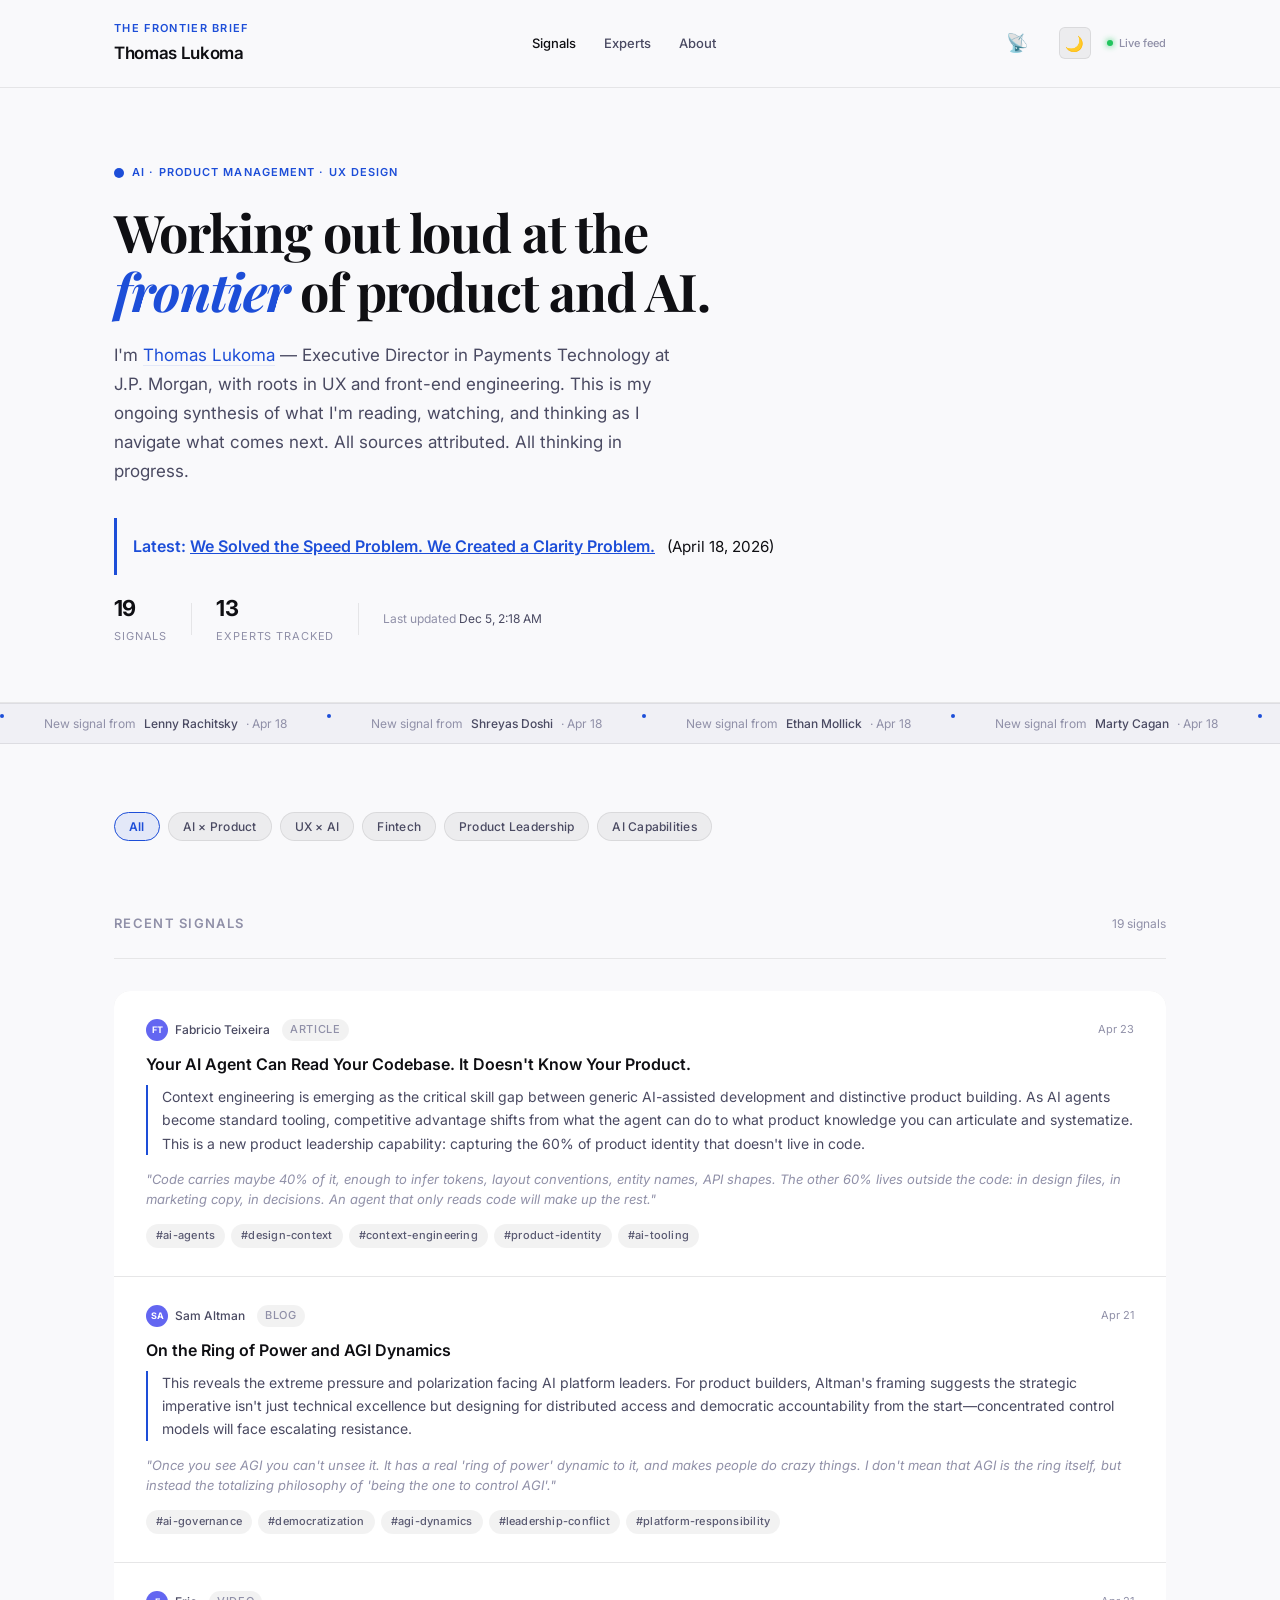
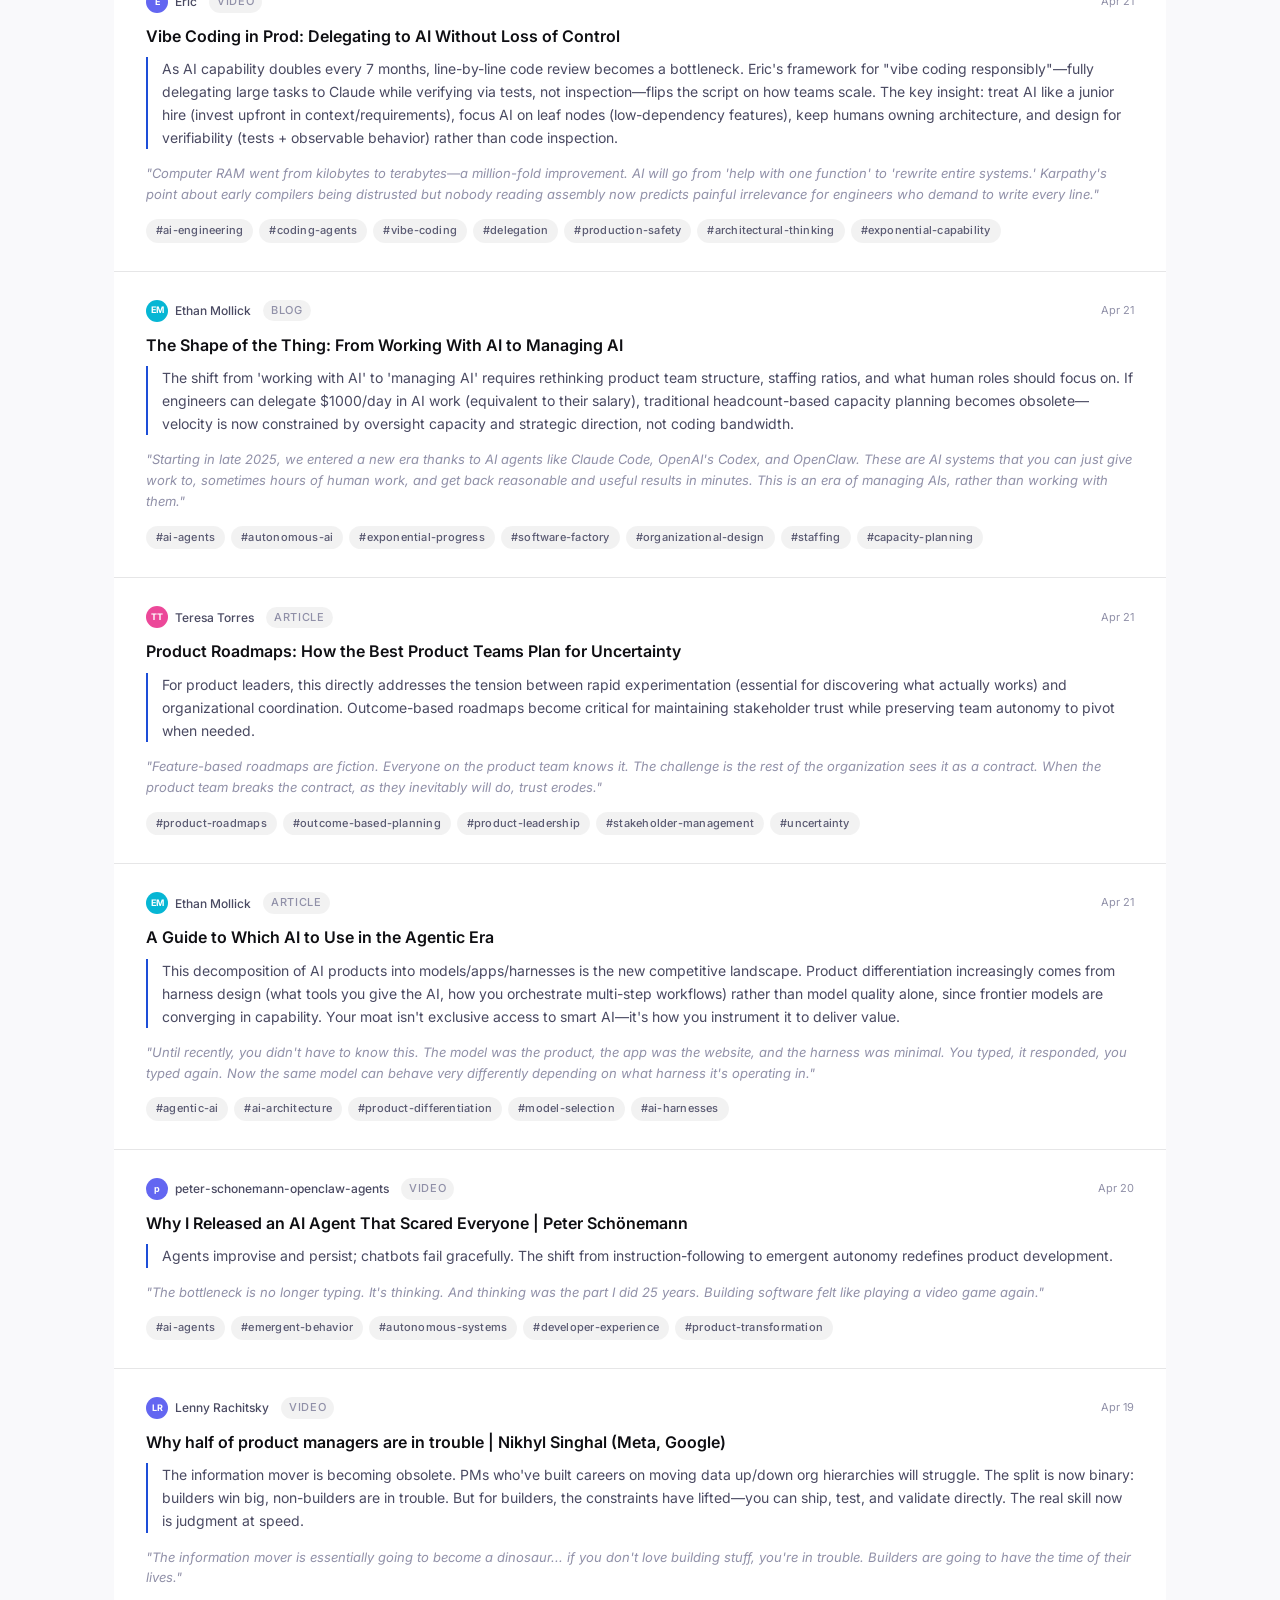
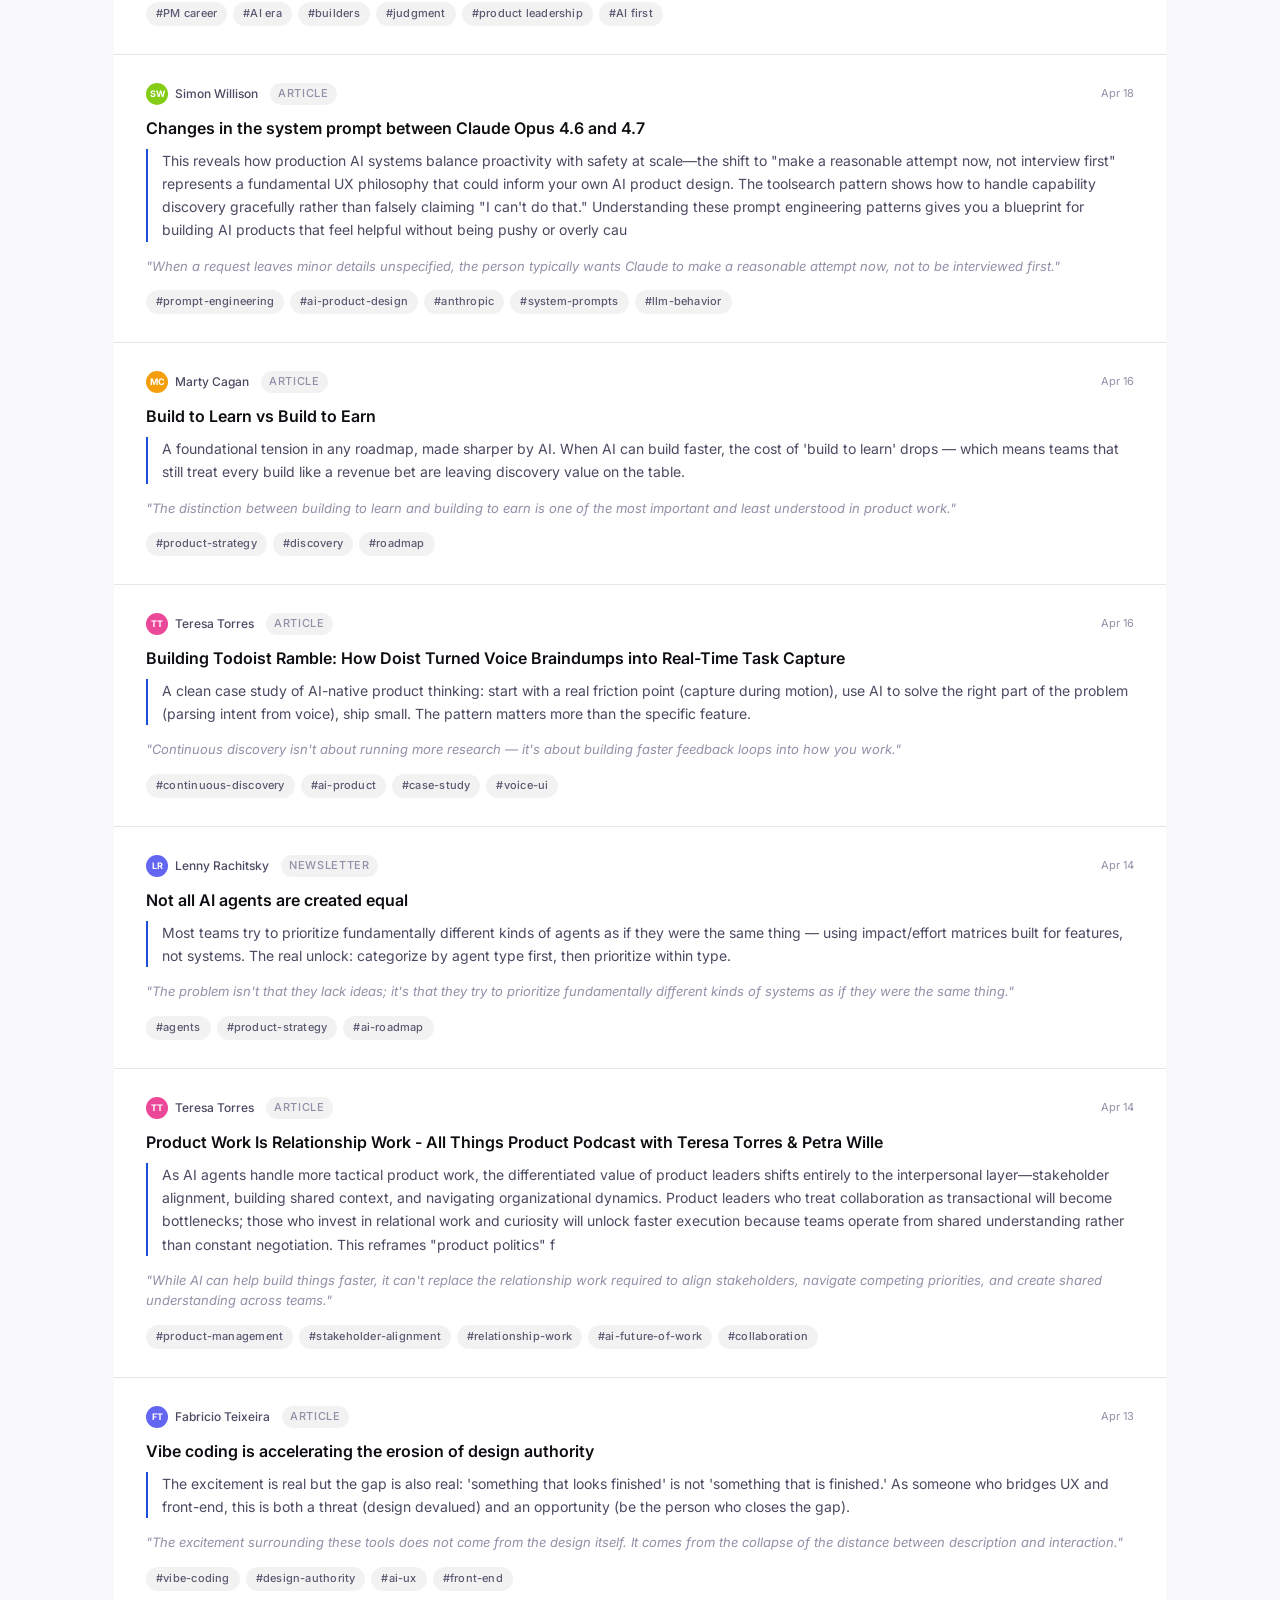
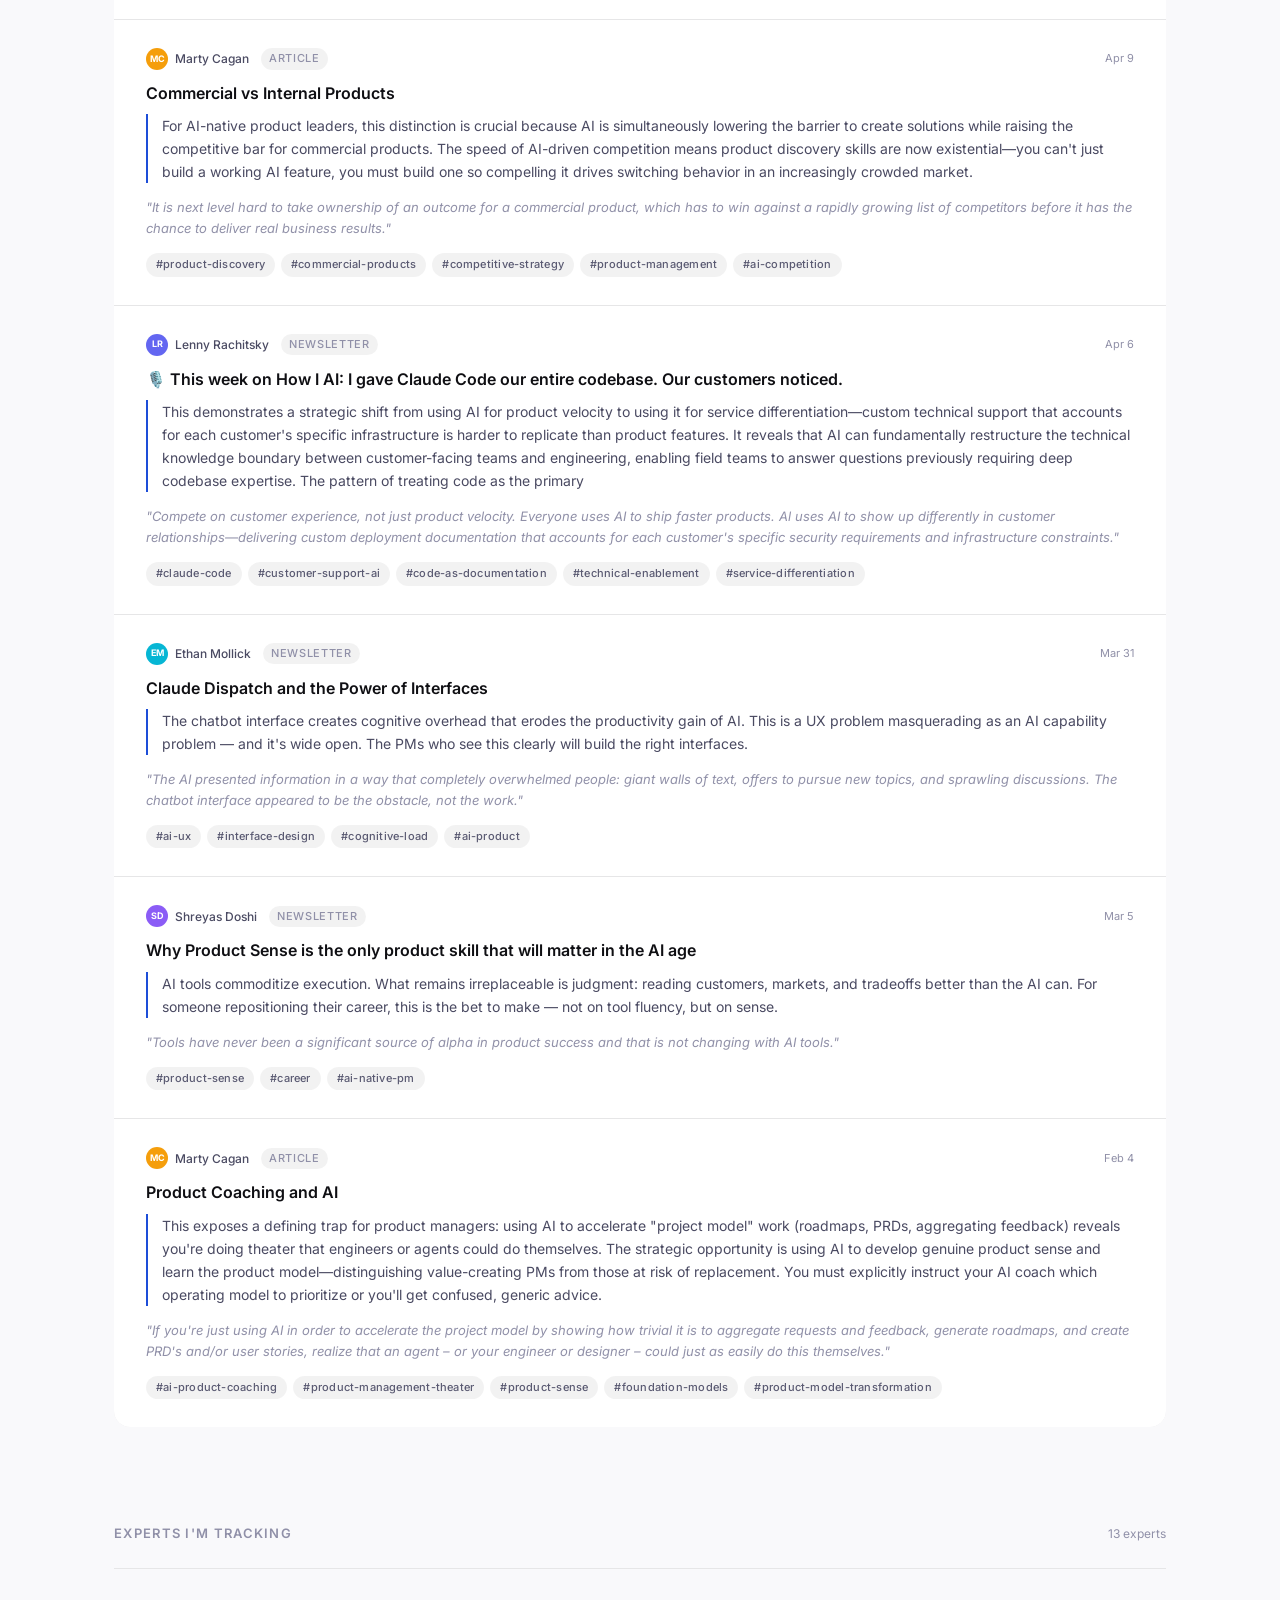
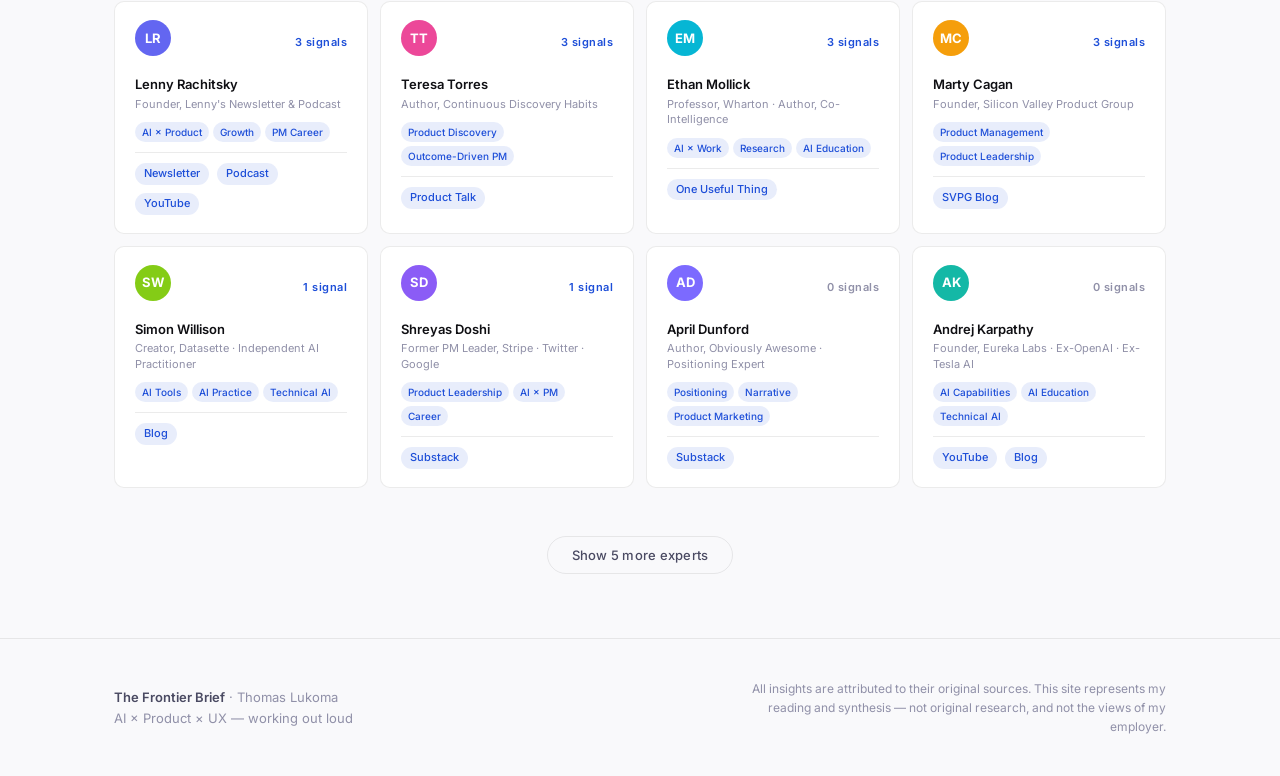
<file: index.html>
<!DOCTYPE html>
<html lang="en">
<head>
  <meta charset="UTF-8">
  <meta name="viewport" content="width=device-width, initial-scale=1.0">
  <title>The Frontier Brief — Thomas Lukoma</title>
  <meta name="description" content="Thomas Lukoma's ongoing synthesis at the intersection of AI, Product Management, and UX Design. Working out loud on a career at the frontier.">
  <link rel="alternate" type="application/rss+xml" title="The Frontier Brief" href="/feed.xml">
  <link rel="preconnect" href="https://fonts.googleapis.com">
  <link rel="preconnect" href="https://fonts.gstatic.com" crossorigin>
  <link rel="stylesheet" href="css/style.css">
  <!-- Apply theme before paint to prevent flash -->
  <script>const _t=localStorage.getItem('theme')||( window.matchMedia('(prefers-color-scheme: dark)').matches?'dark':'light');if(_t==='light')document.documentElement.classList.add('light');</script>
</head>
<body>

  <!-- ── Header ─────────────────────────────────────────────── -->
  <header class="site-header">
    <div class="container">
      <div class="header-inner">
        <div class="logo">
          <span class="logo-publication">The Frontier Brief</span>
          <span class="logo-name">Thomas Lukoma</span>
        </div>
        <nav class="header-nav">
          <a href="#signals" class="active">Signals</a>
          <a href="#experts">Experts</a>
          <a href="about.html">About</a>
        </nav>
        <div class="header-right">
          <a href="/feed.xml" class="rss-link" title="Subscribe to RSS feed" aria-label="RSS Feed">📡</a>
          <button class="theme-toggle" id="theme-toggle" aria-label="Toggle light/dark mode" title="Toggle theme">
            <span class="theme-icon">☀️</span>
          </button>
          <button class="mobile-menu-btn" id="mobile-menu-btn" aria-label="Menu">
            <span></span><span></span><span></span>
          </button>
          <div class="live-dot">Live feed</div>
        </div>
      </div>
      <!-- Mobile nav -->
      <nav class="mobile-nav" id="mobile-nav">
        <a href="index.html#signals">Signals</a>
        <a href="index.html#experts">Experts</a>
        <a href="about.html">About</a>
      </nav>
      </div>
    </div>
  </header>

  <!-- ── Hero ───────────────────────────────────────────────── -->
  <section class="hero">
    <div class="container">
      <div class="hero-label">
        <svg width="10" height="10" viewBox="0 0 10 10" fill="currentColor"><circle cx="5" cy="5" r="5"/></svg>
        AI · Product Management · UX Design
      </div>
      <h1>Working out loud at the <em>frontier</em> of product and AI.</h1>
      <p class="hero-description">
        I'm <a href="https://www.linkedin.com/in/tzlukoma/" target="_blank" style="color:var(--accent);text-decoration:none;border-bottom:1px solid var(--accent-dim)">Thomas Lukoma</a> — Executive Director in Payments Technology at J.P. Morgan,
        with roots in UX and front-end engineering. This is my ongoing synthesis of what
        I'm reading, watching, and thinking as I navigate what comes next.
        All sources attributed. All thinking in progress.
      </p>
      <!-- Latest Post Section (dynamic) -->
      <div class="latest-post" style="margin: 2em 0 1em 0; padding: 1em; border-left: 3px solid var(--accent); background: var(--card-bg); display: none;">
        <!-- Populated by JS -->
      </div>
      <div class="hero-meta">
        <div class="hero-stat">
          <span class="hero-stat-value" id="stat-signals">—</span>
          <span class="hero-stat-label">Signals</span>
        </div>
        <div class="hero-divider"></div>
        <div class="hero-stat">
          <span class="hero-stat-value" id="stat-experts">—</span>
          <span class="hero-stat-label">Experts tracked</span>
        </div>
        <div class="hero-divider"></div>
        <div class="hero-updated">
          Last updated <span id="last-updated">—</span>
        </div>
      </div>
    </div>
  </section>

  <!-- ── Activity Ticker ─────────────────────────────────────── -->
  <div class="activity-bar">
    <div class="activity-inner" id="activity-inner">
      <!-- populated by JS -->
    </div>
  </div>

  <!-- ── Main Content ────────────────────────────────────────── -->
  <main>
    <div class="container">

      <!-- Domain Filter -->
      <div class="filter-bar" id="filter-bar">
        <button class="filter-btn active" data-domain="all">All</button>
        <button class="filter-btn" data-domain="ai-product">AI × Product</button>
        <button class="filter-btn" data-domain="ux">UX × AI</button>
        <button class="filter-btn" data-domain="fintech">Fintech</button>
        <button class="filter-btn" data-domain="product-leadership">Product Leadership</button>
        <button class="filter-btn" data-domain="ai-capabilities">AI Capabilities</button>
      </div>

      <!-- Signals Feed -->
      <div class="section-header" id="signals">
        <span class="section-title">Recent Signals</span>
        <span class="section-count" id="signals-count"></span>
      </div>
      <div class="signals-grid" id="signals-container">
        <!-- populated by JS -->
      </div>

      <!-- Experts Grid -->
      <div class="section-header" id="experts">
        <span class="section-title">Experts I'm Tracking</span>
        <span class="section-count" id="experts-count"></span>
      </div>
      <div class="experts-grid" id="experts-container">
        <!-- populated by JS -->
      </div>

    </div>
  </main>

  <!-- ── Expert Sidebar ──────────────────────────────────────── -->
  <div class="sidebar-overlay" id="sidebar-overlay"></div>
  <aside class="sidebar" id="expert-sidebar" role="dialog" aria-modal="true" aria-label="Expert details">
    <div class="sidebar-header">
      <div class="sidebar-close">
        <button class="sidebar-close-btn" id="sidebar-close-btn" aria-label="Close">&#x2715;</button>
      </div>
      <div class="sidebar-expert-meta">
        <div class="sidebar-avatar" id="sidebar-avatar"></div>
        <div class="sidebar-expert-info">
          <div class="sidebar-expert-name" id="sidebar-name"></div>
          <div class="sidebar-expert-title" id="sidebar-title"></div>
        </div>
      </div>
      <p class="sidebar-expert-bio" id="sidebar-bio"></p>
      <div class="sidebar-domains" id="sidebar-domains"></div>
      <div class="sidebar-links" id="sidebar-links"></div>
    </div>
    <div class="sidebar-body">
      <div class="sidebar-section-label" id="sidebar-signals-label"></div>
      <div id="sidebar-signals"></div>
    </div>
  </aside>

  <!-- ── Footer ─────────────────────────────────────────────── -->
  <footer class="site-footer">
    <div class="container">
      <div class="footer-inner">
        <div class="footer-brand">
          <strong>The Frontier Brief</strong> · Thomas Lukoma<br>
          <span>AI × Product × UX — working out loud</span>
        </div>
        <p class="footer-note">
          All insights are attributed to their original sources.
          This site represents my reading and synthesis — not original research,
          and not the views of my employer.
        </p>
      </div>
    </div>
  </footer>

  <script src="js/main.js"></script>
</body>
</html>
</file>
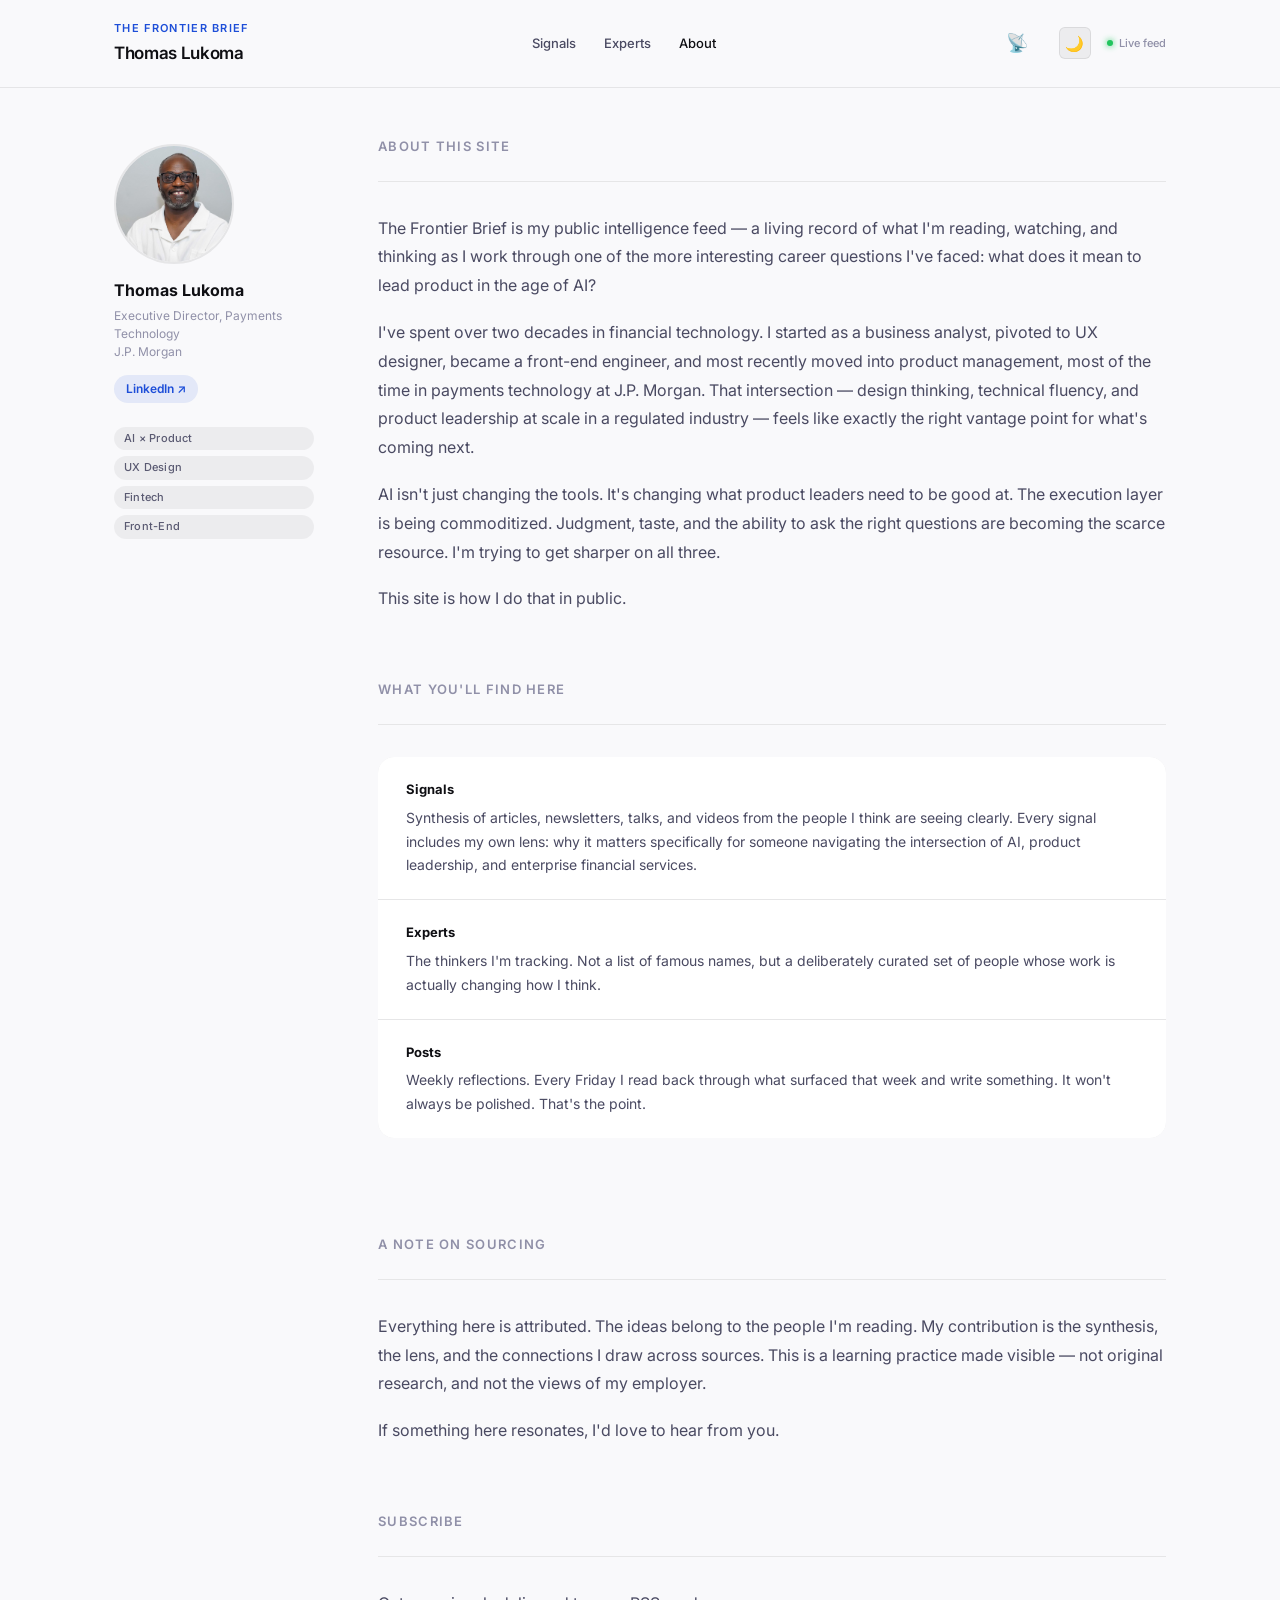
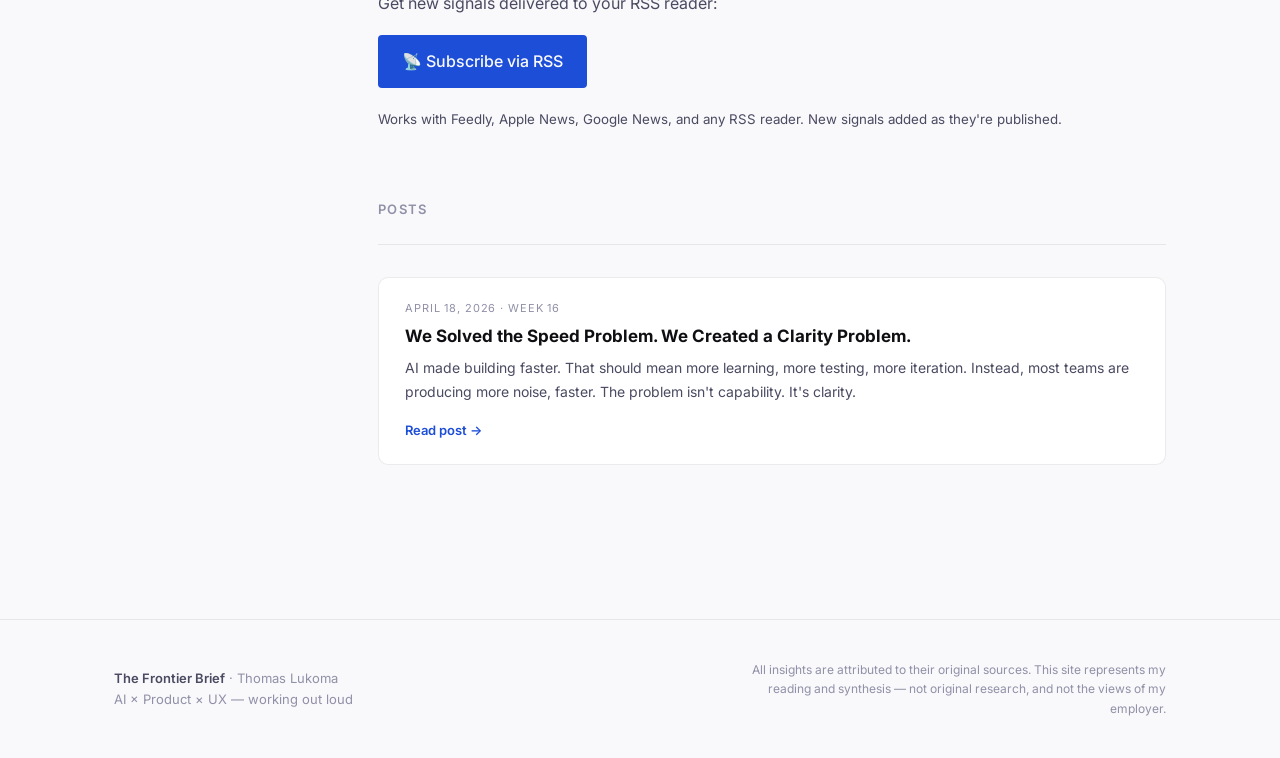
<file: about.html>
<!DOCTYPE html>
<html lang="en">
<head>
  <meta charset="UTF-8">
  <meta name="viewport" content="width=device-width, initial-scale=1.0">
  <title>About — The Frontier Brief · Thomas Lukoma</title>
  <meta name="description" content="Thomas Lukoma's public intelligence feed at the intersection of AI, Product Management, and UX Design.">
  <link rel="alternate" type="application/rss+xml" title="The Frontier Brief" href="/feed.xml">
  <link rel="preconnect" href="https://fonts.googleapis.com">
  <link rel="preconnect" href="https://fonts.gstatic.com" crossorigin>
  <link rel="stylesheet" href="css/style.css">
  <!-- Apply theme before paint to prevent flash -->
  <script>const _t=localStorage.getItem('theme')||(window.matchMedia('(prefers-color-scheme: dark)').matches?'dark':'light');if(_t==='light')document.documentElement.classList.add('light');</script>
</head>
<body>

  <!-- ── Header ─────────────────────────────────────────────── -->
  <header class="site-header">
    <div class="container">
      <div class="header-inner">
        <a href="index.html" class="logo" style="text-decoration:none">
          <span class="logo-publication">The Frontier Brief</span>
          <span class="logo-name">Thomas Lukoma</span>
        </a>
        <nav class="header-nav">
          <a href="index.html">Signals</a>
          <a href="index.html#experts">Experts</a>
          <a href="about.html" class="active">About</a>
        </nav>
        <div class="header-right">
          <a href="/feed.xml" class="rss-link" title="Subscribe to RSS feed" aria-label="RSS Feed">📡</a>
          <button class="theme-toggle" id="theme-toggle" aria-label="Toggle light/dark mode">
            <span class="theme-icon">☀️</span>
          </button>
          <button class="mobile-menu-btn" id="mobile-menu-btn" aria-label="Menu">
            <span></span><span></span><span></span>
          </button>
          <div class="live-dot">Live feed</div>
        </div>
      </div>
      <nav class="mobile-nav" id="mobile-nav">
        <a href="index.html">Signals</a>
        <a href="index.html#experts">Experts</a>
        <a href="about.html">About</a>
      </nav>
      </div>
    </div>
  </header>

  <!-- ── About Content ──────────────────────────────────────── -->
  <main>
    <div class="container">
      <div class="about-wrap">

        <!-- Bio column -->
        <div class="about-bio">
          <div class="about-avatar-wrap">
            <img src="images/thomas-lukoma.jpg" alt="Thomas Lukoma" class="about-photo">
          </div>
          <div class="about-name">Thomas Lukoma</div>
          <div class="about-role">Executive Director, Payments Technology<br>J.P. Morgan</div>
          <a href="https://www.linkedin.com/in/tzlukoma/" target="_blank" class="about-linkedin">
            LinkedIn ↗
          </a>
          <div class="about-tags">
            <span class="tag">AI × Product</span>
            <span class="tag">UX Design</span>
            <span class="tag">Fintech</span>
            <span class="tag">Front-End</span>
          </div>
        </div>

        <!-- Main content column -->
        <div class="about-content">

          <div class="section-header" style="padding-top:48px">
            <span class="section-title">About This Site</span>
          </div>

          <div class="about-body">
            <p>The Frontier Brief is my public intelligence feed — a living record of what I'm reading, watching, and thinking as I work through one of the more interesting career questions I've faced: what does it mean to lead product in the age of AI?</p>

            <p>I've spent over two decades in financial technology. I started as a business analyst, pivoted to UX designer, became a front-end engineer, and most recently moved into product management, most of the time in payments technology at J.P. Morgan. That intersection — design thinking, technical fluency, and product leadership at scale in a regulated industry — feels like exactly the right vantage point for what's coming next.</p>

            <p>AI isn't just changing the tools. It's changing what product leaders need to be good at. The execution layer is being commoditized. Judgment, taste, and the ability to ask the right questions are becoming the scarce resource. I'm trying to get sharper on all three.</p>

            <p>This site is how I do that in public.</p>
          </div>

          <div class="section-header">
            <span class="section-title">What You'll Find Here</span>
          </div>

          <div class="about-features">
            <div class="about-feature">
              <div class="about-feature-label">Signals</div>
              <p>Synthesis of articles, newsletters, talks, and videos from the people I think are seeing clearly. Every signal includes my own lens: why it matters specifically for someone navigating the intersection of AI, product leadership, and enterprise financial services.</p>
            </div>
            <div class="about-feature">
              <div class="about-feature-label">Experts</div>
              <p>The thinkers I'm tracking. Not a list of famous names, but a deliberately curated set of people whose work is actually changing how I think.</p>
            </div>
            <div class="about-feature">
              <div class="about-feature-label">Posts</div>
              <p>Weekly reflections. Every Friday I read back through what surfaced that week and write something. It won't always be polished. That's the point.</p>
            </div>
          </div>

          <div class="section-header">
            <span class="section-title">A Note on Sourcing</span>
          </div>

          <div class="about-body">
            <p>Everything here is attributed. The ideas belong to the people I'm reading. My contribution is the synthesis, the lens, and the connections I draw across sources. This is a learning practice made visible — not original research, and not the views of my employer.</p>
            <p>If something here resonates, I'd love to hear from you.</p>
          </div>

          <div class="section-header">
            <span class="section-title">Subscribe</span>
          </div>

          <div class="about-body">
            <p>Get new signals delivered to your RSS reader:</p>
            <p style="margin: 1em 0;">
              <a href="/feed.xml" style="display: inline-block; padding: 0.75em 1.5em; background: var(--accent); color: var(--bg); border-radius: 4px; text-decoration: none; font-weight: 500;">📡 Subscribe via RSS</a>
            </p>
            <p><small>Works with Feedly, Apple News, Google News, and any RSS reader. New signals added as they're published.</small></p>
          </div>

          <!-- Posts section — populated when Friday posts exist -->
          <div class="section-header" id="posts-header" style="display:none">
            <span class="section-title">Posts</span>
          </div>
          <div id="posts-container"></div>

        </div>
      </div>
    </div>
  </main>

  <!-- ── Footer ─────────────────────────────────────────────── -->
  <footer class="site-footer">
    <div class="container">
      <div class="footer-inner">
        <div class="footer-brand">
          <strong>The Frontier Brief</strong> · Thomas Lukoma<br>
          <span>AI × Product × UX — working out loud</span>
        </div>
        <p class="footer-note">
          All insights are attributed to their original sources.
          This site represents my reading and synthesis — not original research,
          and not the views of my employer.
        </p>
      </div>
    </div>
  </footer>

  <script>
    // Theme toggle (inline — no dependency on main.js)
    function initTheme() {
      const saved = localStorage.getItem('theme');
      const prefersDark = window.matchMedia('(prefers-color-scheme: dark)').matches;
      const mode = saved || (prefersDark ? 'dark' : 'light');
      applyTheme(mode, false);
    }
    function applyTheme(mode, save = true) {
      const btn  = document.getElementById('theme-toggle');
      const icon = btn && btn.querySelector('.theme-icon');
      if (mode === 'light') {
        document.documentElement.classList.add('light');
        if (icon) icon.textContent = '🌙';
      } else {
        document.documentElement.classList.remove('light');
        if (icon) icon.textContent = '☀️';
      }
      if (save) localStorage.setItem('theme', mode);
    }
    document.addEventListener('DOMContentLoaded', () => {
      initTheme();
      const btn = document.getElementById('theme-toggle');
      if (btn) btn.addEventListener('click', () => {
        applyTheme(document.documentElement.classList.contains('light') ? 'dark' : 'light');
      });
      // Mobile menu
      const mbtn = document.getElementById('mobile-menu-btn');
      const mnav = document.getElementById('mobile-nav');
      if (mbtn && mnav) {
        mbtn.addEventListener('click', () => mnav.classList.toggle('open'));
        mnav.querySelectorAll('a').forEach(a => a.addEventListener('click', () => mnav.classList.remove('open')));
      }
    });

    // Load posts from data/posts.json when it exists
    async function loadPosts() {
      try {
        const r = await fetch(`data/posts.json?v=${Date.now()}`);
        if (!r.ok) return;
        const posts = await r.json();
        if (!posts.length) return;
        document.getElementById('posts-header').style.display = '';
        document.getElementById('posts-container').innerHTML = posts.map(p => `
          <div class="post-card">
            <div class="post-meta">${p.date} · ${p.week || ''}</div>
            <h3 class="post-title">${p.title}</h3>
            <p class="post-excerpt">${p.excerpt}</p>
            <a href="posts/${p.slug}.html" class="post-read-more">Read post →</a>
          </div>
        `).join('');
      } catch(e) {}
    }
    loadPosts();
  </script>

</body>
</html>
</file>
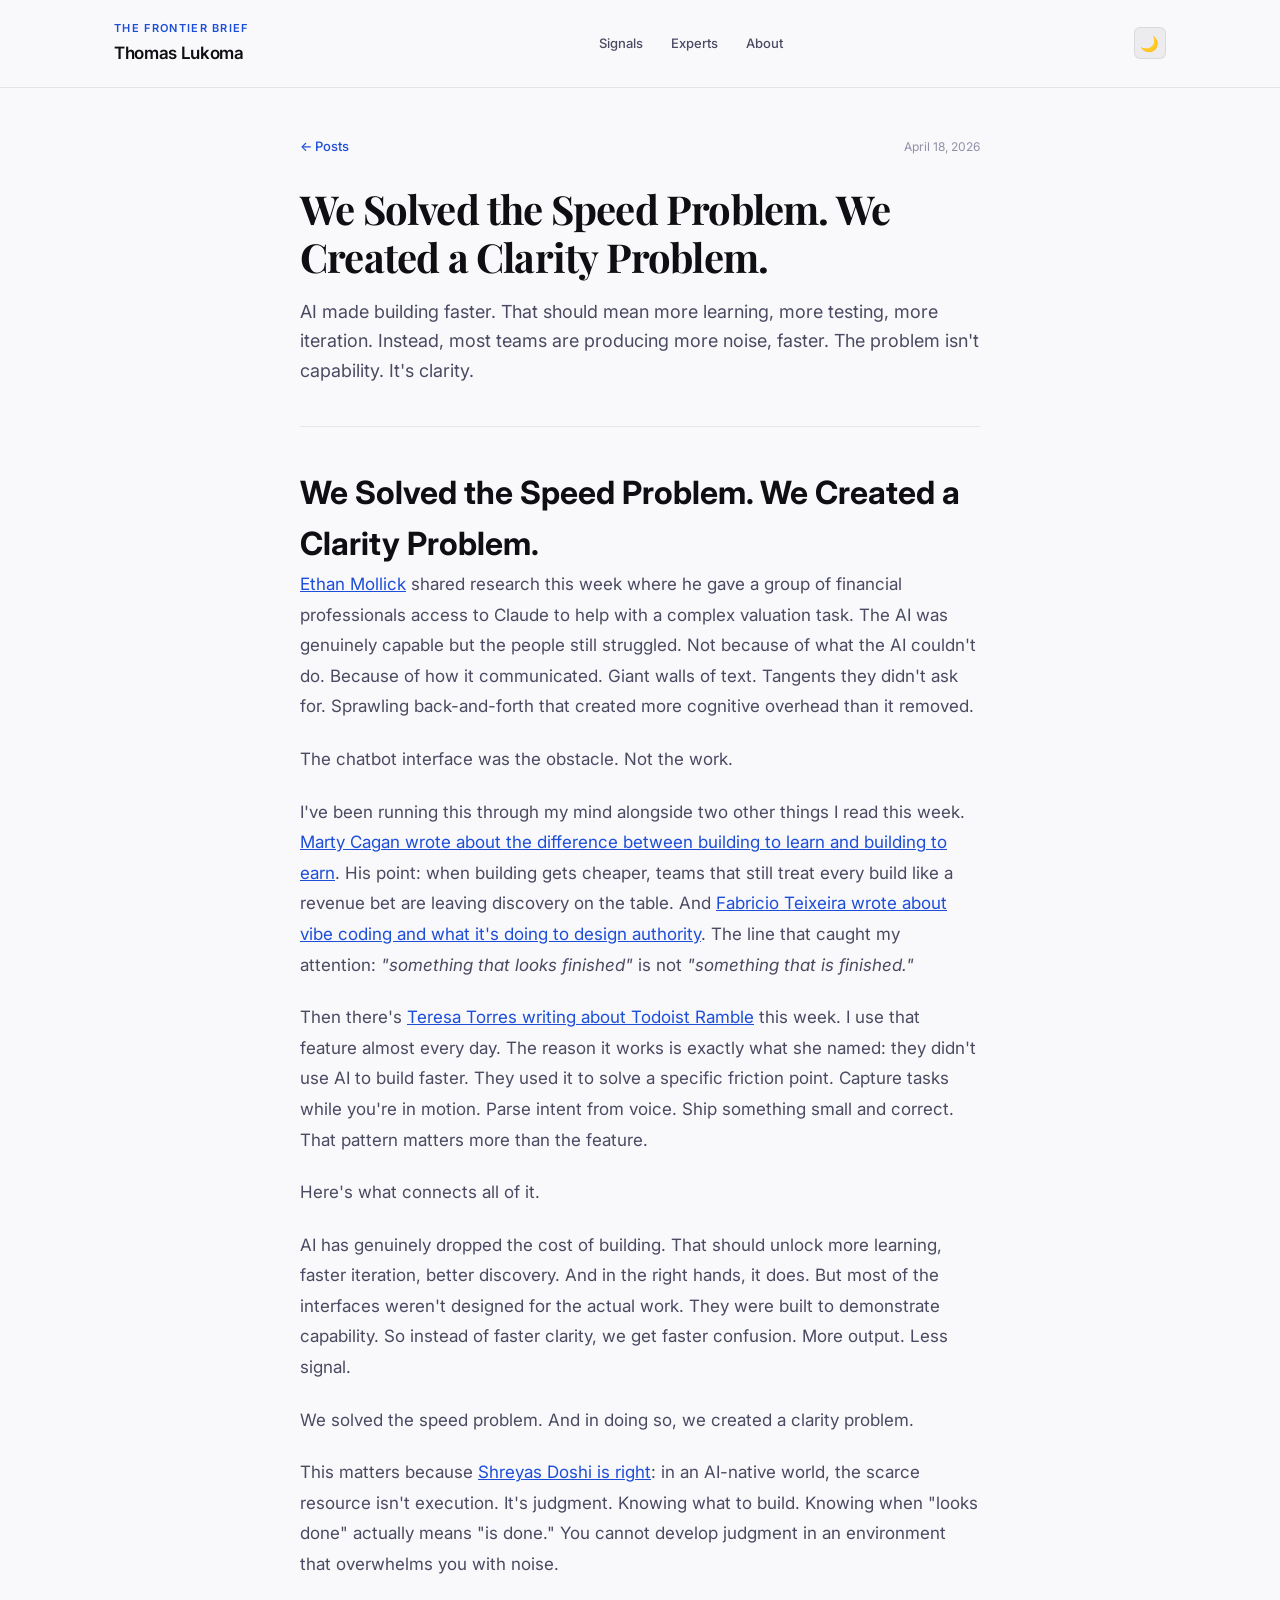
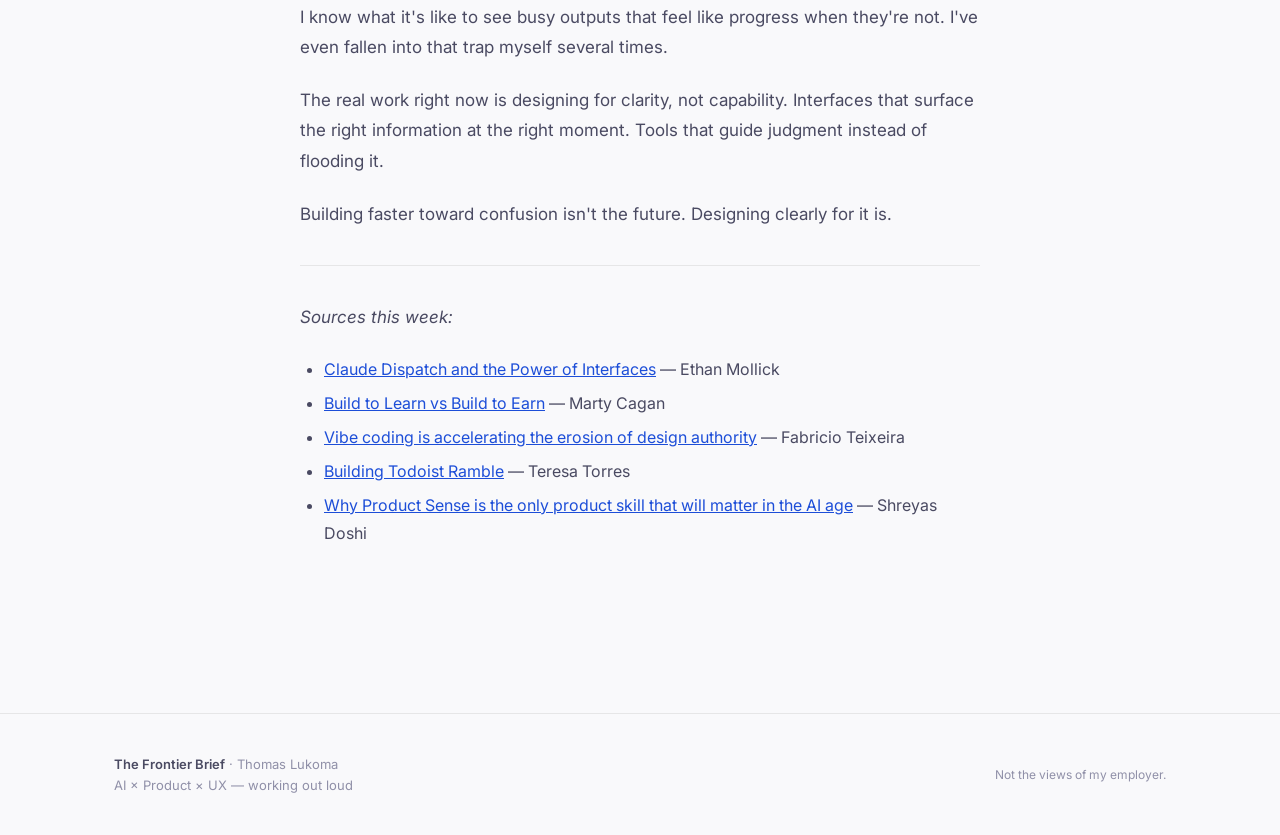
<file: posts/we-solved-the-speed-problem-we-created-a-clarity.html>
<!DOCTYPE html>
<html lang="en">
<head>
  <meta charset="UTF-8">
  <meta name="viewport" content="width=device-width, initial-scale=1.0">
  <title>We Solved the Speed Problem. We Created a Clarity Problem. — The Frontier Brief · Thomas Lukoma</title>
  <meta name="description" content="AI made building faster. That should mean more learning, more testing, more iteration. Instead, most teams are producing more noise, faster. The problem isn't capability. It's clarity.">
  <link rel="preconnect" href="https://fonts.googleapis.com">
  <link rel="preconnect" href="https://fonts.gstatic.com" crossorigin>
  <link rel="stylesheet" href="../css/style.css">
  <script>const _t=localStorage.getItem('theme')||(window.matchMedia('(prefers-color-scheme: dark)').matches?'dark':'light');if(_t==='light')document.documentElement.classList.add('light');</script>
</head>
<body>
  <header class="site-header">
    <div class="container">
      <div class="header-inner">
        <a href="../index.html" class="logo" style="text-decoration:none">
          <span class="logo-publication">The Frontier Brief</span>
          <span class="logo-name">Thomas Lukoma</span>
        </a>
        <nav class="header-nav">
          <a href="../index.html">Signals</a>
          <a href="../index.html#experts">Experts</a>
          <a href="../about.html">About</a>
        </nav>
        <div class="header-right">
          <button class="theme-toggle" id="theme-toggle" aria-label="Toggle theme">
            <span class="theme-icon">☀️</span>
          </button>
        </div>
      </div>
    </div>
  </header>

  <main>
    <div class="container">
      <div class="post-page">
        <div class="post-page-meta">
          <a href="../about.html" class="post-back">← Posts</a>
          <span class="post-page-date">April 18, 2026</span>
        </div>
        <h1 class="post-page-title">We Solved the Speed Problem. We Created a Clarity Problem.</h1>
        <p class="post-page-excerpt">AI made building faster. That should mean more learning, more testing, more iteration. Instead, most teams are producing more noise, faster. The problem isn't capability. It's clarity.</p>
        <div class="post-page-body">
          <h1>We Solved the Speed Problem. We Created a Clarity Problem.</h1>

<p><a href="https://www.oneusefulthing.org/p/claude-dispatch-and-the-power-of" target="_blank">Ethan Mollick</a> shared research this week where he gave a group of financial professionals access to Claude to help with a complex valuation task. The AI was genuinely capable but the people still struggled. Not because of what the AI couldn't do. Because of how it communicated. Giant walls of text. Tangents they didn't ask for. Sprawling back-and-forth that created more cognitive overhead than it removed.</p>

<p>The chatbot interface was the obstacle. Not the work.</p>

<p>I've been running this through my mind alongside two other things I read this week. <a href="https://www.svpg.com/build-to-learn-vs-build-to-earn/" target="_blank">Marty Cagan wrote about the difference between building to learn and building to earn</a>. His point: when building gets cheaper, teams that still treat every build like a revenue bet are leaving discovery on the table. And <a href="https://uxdesign.cc/vibe-coding-is-accelerating-the-erosion-of-design-authority-4dc21b233606" target="_blank">Fabricio Teixeira wrote about vibe coding and what it's doing to design authority</a>. The line that caught my attention: <em>"something that looks finished"</em> is not <em>"something that is finished."</em></p>

<p>Then there's <a href="https://www.producttalk.org/building-todoist-ramble-how-doist-turned-voice-braindumps-into-real-time-task-capture/" target="_blank">Teresa Torres writing about Todoist Ramble</a> this week. I use that feature almost every day. The reason it works is exactly what she named: they didn't use AI to build faster. They used it to solve a specific friction point. Capture tasks while you're in motion. Parse intent from voice. Ship something small and correct. That pattern matters more than the feature.</p>

<p>Here's what connects all of it.</p>

<p>AI has genuinely dropped the cost of building. That should unlock more learning, faster iteration, better discovery. And in the right hands, it does. But most of the interfaces weren't designed for the actual work. They were built to demonstrate capability. So instead of faster clarity, we get faster confusion. More output. Less signal.</p>

<p>We solved the speed problem. And in doing so, we created a clarity problem.</p>

<p>This matters because <a href="https://shreyasdoshi.substack.com/p/why-product-sense-is-the-only-product" target="_blank">Shreyas Doshi is right</a>: in an AI-native world, the scarce resource isn't execution. It's judgment. Knowing what to build. Knowing when "looks done" actually means "is done." You cannot develop judgment in an environment that overwhelms you with noise.</p>

<p>I know what it's like to see busy outputs that feel like progress when they're not.  I've even fallen into that trap myself several times.</p>

<p>The real work right now is designing for clarity, not capability. Interfaces that surface the right information at the right moment. Tools that guide judgment instead of flooding it.</p>

<p>Building faster toward confusion isn't the future. Designing clearly for it is.</p>

<hr>

<p><em>Sources this week:</em></p>
<ul>
<li><a href="https://www.oneusefulthing.org/p/claude-dispatch-and-the-power-of" target="_blank">Claude Dispatch and the Power of Interfaces</a> — Ethan Mollick</li>
<li><a href="https://www.svpg.com/build-to-learn-vs-build-to-earn/" target="_blank">Build to Learn vs Build to Earn</a> — Marty Cagan</li>
<li><a href="https://uxdesign.cc/vibe-coding-is-accelerating-the-erosion-of-design-authority-4dc21b233606" target="_blank">Vibe coding is accelerating the erosion of design authority</a> — Fabricio Teixeira</li>
<li><a href="https://www.producttalk.org/building-todoist-ramble-how-doist-turned-voice-braindumps-into-real-time-task-capture/" target="_blank">Building Todoist Ramble</a> — Teresa Torres</li>
<li><a href="https://shreyasdoshi.substack.com/p/why-product-sense-is-the-only-product" target="_blank">Why Product Sense is the only product skill that will matter in the AI age</a> — Shreyas Doshi</li>
</ul>
        </div>
      </div>
    </div>
  </main>

  <footer class="site-footer">
    <div class="container">
      <div class="footer-inner">
        <div class="footer-brand">
          <strong>The Frontier Brief</strong> · Thomas Lukoma<br>
          <span>AI × Product × UX — working out loud</span>
        </div>
        <p class="footer-note">Not the views of my employer.</p>
      </div>
    </div>
  </footer>

  <script>
    function initTheme() {
      const saved = localStorage.getItem('theme');
      const prefersDark = window.matchMedia('(prefers-color-scheme: dark)').matches;
      const mode = saved || (prefersDark ? 'dark' : 'light');
      if (mode === 'light') document.documentElement.classList.add('light');
      const btn = document.getElementById('theme-toggle');
      const icon = btn && btn.querySelector('.theme-icon');
      if (icon) icon.textContent = mode === 'light' ? '🌙' : '☀️';
    }
    document.addEventListener('DOMContentLoaded', () => {
      initTheme();
      const btn = document.getElementById('theme-toggle');
      if (btn) btn.addEventListener('click', () => {
        const isLight = document.documentElement.classList.contains('light');
        const next = isLight ? 'dark' : 'light';
        document.documentElement.classList.toggle('light', next === 'light');
        localStorage.setItem('theme', next);
        const icon = btn.querySelector('.theme-icon');
        if (icon) icon.textContent = next === 'light' ? '🌙' : '☀️';
      });
    });
  </script>
</body>
</html>
</file>
<file: css/style.css>
/* ============================================================
   THE FRONTIER BRIEF — Design System
   Thomas Lukoma · AI × Product × UX
   ============================================================ */

/* Fonts */
@import url('https://fonts.googleapis.com/css2?family=Inter:wght@300;400;500;600;700&family=Playfair+Display:ital,wght@0,700;1,400&display=swap');

/* ── Tokens ─────────────────────────────────────────────── */
:root {
  --bg:          #0c0c0f;
  --bg-elevated: #131318;
  --bg-card:     #17171e;
  --border:      rgba(255,255,255,0.07);
  --border-hover:rgba(255,255,255,0.14);

  --text-primary:   #f0f0f5;
  --text-secondary: #9090a8;
  --text-muted:     #5a5a72;

  --accent:      #2563eb;
  --accent-dim:  rgba(37,99,235,0.12);
  --accent-glow: rgba(37,99,235,0.25);

  --tag-bg:      rgba(255,255,255,0.06);
  --tag-text:    #9090a8;

  --font-sans:   'Inter', -apple-system, sans-serif;
  --font-serif:  'Playfair Display', Georgia, serif;

  --radius-sm: 6px;
  --radius-md: 10px;
  --radius-lg: 16px;

  --shadow-card: 0 1px 3px rgba(0,0,0,0.4), 0 0 0 1px var(--border);
  --shadow-hover: 0 4px 20px rgba(0,0,0,0.5), 0 0 0 1px var(--border-hover);
}

/* ── Light Mode ─────────────────────────────────────────── */
:root.light {
  --bg:          #f9f9fb;
  --bg-elevated: #ffffff;
  --bg-card:     #ffffff;
  --border:      rgba(0,0,0,0.08);
  --border-hover:rgba(0,0,0,0.16);

  --text-primary:   #0f0f13;
  --text-secondary: #4a4a62;
  --text-muted:     #9090a8;

  --accent:      #1d4ed8;
  --accent-dim:  rgba(29,78,216,0.10);
  --accent-glow: rgba(29,78,216,0.22);

  --tag-bg:      rgba(0,0,0,0.05);
  --tag-text:    #5a5a72;

  --shadow-card: 0 1px 4px rgba(0,0,0,0.08), 0 0 0 1px var(--border);
  --shadow-hover: 0 4px 16px rgba(0,0,0,0.12), 0 0 0 1px var(--border-hover);
}

:root.light .site-header {
  background: rgba(249,249,251,0.92);
}
:root.light .activity-bar {
  background: #f0f0f5;
}
:root.light .signals-grid {
  background: var(--border);
}

/* ── Reset ──────────────────────────────────────────────── */
*, *::before, *::after { box-sizing: border-box; margin: 0; padding: 0; }
html { font-size: 16px; scroll-behavior: smooth; }
body {
  font-family: var(--font-sans);
  background: var(--bg);
  color: var(--text-primary);
  line-height: 1.6;
  -webkit-font-smoothing: antialiased;
}
a { color: inherit; text-decoration: none; }
img { max-width: 100%; }

/* ── Layout ─────────────────────────────────────────────── */
.container {
  max-width: 1100px;
  margin: 0 auto;
  padding: 0 24px;
}
.content-col {
  max-width: 720px;
}

/* ── Header ─────────────────────────────────────────────── */
.site-header {
  border-bottom: 1px solid var(--border);
  padding: 20px 0;
  position: sticky;
  top: 0;
  background: rgba(12,12,15,0.92);
  backdrop-filter: blur(12px);
  z-index: 100;
}
.header-inner {
  display: flex;
  align-items: center;
  justify-content: space-between;
}
.logo {
  display: flex;
  flex-direction: column;
  gap: 2px;
}
.logo-publication {
  font-size: 11px;
  font-weight: 600;
  letter-spacing: 0.12em;
  text-transform: uppercase;
  color: var(--accent);
}
.logo-name {
  font-size: 17px;
  font-weight: 600;
  color: var(--text-primary);
  letter-spacing: -0.02em;
}
.header-nav {
  display: flex;
  gap: 28px;
  align-items: center;
}
.header-nav a {
  font-size: 13px;
  font-weight: 500;
  color: var(--text-secondary);
  transition: color 0.15s;
}
.header-nav a:hover,
.header-nav a.active { color: var(--text-primary); }
.live-dot {
  display: flex;
  align-items: center;
  gap: 6px;
  font-size: 11px;
  color: var(--text-muted);
  font-weight: 500;
}
.live-dot::before {
  content: '';
  width: 6px;
  height: 6px;
  border-radius: 50%;
  background: #22c55e;
  box-shadow: 0 0 6px #22c55e;
  animation: pulse 2s infinite;
}
@keyframes pulse {
  0%, 100% { opacity: 1; }
  50% { opacity: 0.4; }
}

/* ── Hero ───────────────────────────────────────────────── */
.hero {
  padding: 72px 0 56px;
  border-bottom: 1px solid var(--border);
}
.hero-label {
  display: inline-flex;
  align-items: center;
  gap: 8px;
  font-size: 11px;
  font-weight: 600;
  letter-spacing: 0.1em;
  text-transform: uppercase;
  color: var(--accent);
  margin-bottom: 20px;
}
.hero h1 {
  font-family: var(--font-serif);
  font-size: clamp(32px, 5vw, 52px);
  font-weight: 700;
  line-height: 1.15;
  letter-spacing: -0.02em;
  color: var(--text-primary);
  max-width: 680px;
  margin-bottom: 20px;
}
.hero h1 em {
  font-style: italic;
  color: var(--accent);
}
.hero-description {
  font-size: 17px;
  color: var(--text-secondary);
  max-width: 560px;
  line-height: 1.7;
  margin-bottom: 32px;
}
.hero-meta {
  display: flex;
  align-items: center;
  gap: 24px;
  flex-wrap: wrap;
}
.hero-stat {
  display: flex;
  flex-direction: column;
  gap: 2px;
}
.hero-stat-value {
  font-size: 22px;
  font-weight: 700;
  color: var(--text-primary);
  letter-spacing: -0.03em;
}
.hero-stat-label {
  font-size: 11px;
  color: var(--text-muted);
  text-transform: uppercase;
  letter-spacing: 0.08em;
}
.hero-divider {
  width: 1px;
  height: 32px;
  background: var(--border);
}
.hero-updated {
  font-size: 12px;
  color: var(--text-muted);
}
.hero-updated span {
  color: var(--text-secondary);
}

/* ── Section headers ────────────────────────────────────── */
.section-header {
  display: flex;
  align-items: baseline;
  justify-content: space-between;
  padding: 48px 0 24px;
  border-bottom: 1px solid var(--border);
  margin-bottom: 32px;
}
.section-title {
  font-size: 13px;
  font-weight: 600;
  letter-spacing: 0.1em;
  text-transform: uppercase;
  color: var(--text-muted);
}
.section-count {
  font-size: 12px;
  color: var(--text-muted);
}

/* ── Signal Cards ───────────────────────────────────────── */
.signals-grid {
  display: flex;
  flex-direction: column;
  gap: 1px;
  background: var(--border);
  border-radius: var(--radius-lg);
  overflow: hidden;
  margin-bottom: 48px;
}
.signal-card {
  background: var(--bg-card);
  padding: 28px 32px;
  transition: background 0.15s;
  cursor: pointer;
  position: relative;
}
.signal-card:hover {
  background: var(--bg-elevated);
}
.signal-card::after {
  content: '→';
  position: absolute;
  right: 32px;
  top: 50%;
  transform: translateY(-50%);
  color: var(--text-muted);
  font-size: 16px;
  opacity: 0;
  transition: opacity 0.15s, right 0.15s;
}
.signal-card:hover::after {
  opacity: 1;
  right: 28px;
}
.signal-meta {
  display: flex;
  align-items: center;
  gap: 12px;
  margin-bottom: 12px;
  flex-wrap: wrap;
}
.expert-chip {
  display: flex;
  align-items: center;
  gap: 7px;
  font-size: 12px;
  font-weight: 500;
  color: var(--text-secondary);
}
.expert-avatar {
  width: 22px;
  height: 22px;
  border-radius: 50%;
  display: flex;
  align-items: center;
  justify-content: center;
  font-size: 9px;
  font-weight: 700;
  color: white;
  flex-shrink: 0;
}
.source-type {
  font-size: 11px;
  font-weight: 500;
  color: var(--text-muted);
  background: var(--tag-bg);
  padding: 2px 8px;
  border-radius: 20px;
  text-transform: uppercase;
  letter-spacing: 0.06em;
}
.signal-date {
  font-size: 11px;
  color: var(--text-muted);
  margin-left: auto;
}
.signal-title {
  font-size: 16px;
  font-weight: 600;
  color: var(--text-primary);
  line-height: 1.4;
  margin-bottom: 10px;
  padding-right: 40px;
}
.signal-lens {
  font-size: 14px;
  color: var(--text-secondary);
  line-height: 1.65;
  border-left: 2px solid var(--accent);
  padding-left: 14px;
  margin-bottom: 14px;
}
.signal-quote {
  font-size: 13px;
  font-style: italic;
  color: var(--text-muted);
  line-height: 1.6;
  margin-bottom: 14px;
}
.signal-quote::before { content: '"'; }
.signal-quote::after  { content: '"'; }
.signal-tags {
  display: flex;
  gap: 6px;
  flex-wrap: wrap;
}
.tag {
  font-size: 11px;
  font-weight: 500;
  color: var(--tag-text);
  background: var(--tag-bg);
  padding: 3px 10px;
  border-radius: 20px;
  letter-spacing: 0.02em;
}

/* ── Experts Grid ────────────────────────────────────────── */
.experts-grid {
  display: grid;
  grid-template-columns: repeat(auto-fill, minmax(220px, 1fr));
  gap: 12px;
  margin-bottom: 48px;
}
.expert-card {
  background: var(--bg-card);
  border: 1px solid var(--border);
  border-radius: var(--radius-md);
  padding: 18px 20px;
  transition: border-color 0.15s, background 0.15s;
  cursor: pointer;
}
.expert-card:hover {
  border-color: var(--border-hover);
  background: var(--bg-elevated);
}
.expert-card-header {
  display: flex;
  align-items: center;
  justify-content: space-between;
  margin-bottom: 10px;
}
.expert-signal-count {
  font-size: 11px;
  font-weight: 600;
  letter-spacing: 0.04em;
}
.expert-card-avatar {
  width: 36px;
  height: 36px;
  border-radius: 50%;
  display: flex;
  align-items: center;
  justify-content: center;
  font-size: 13px;
  font-weight: 700;
  color: white;
  margin-bottom: 10px;
}
.expert-card-name {
  font-size: 13px;
  font-weight: 600;
  color: var(--text-primary);
  margin-bottom: 4px;
  line-height: 1.3;
}
.expert-card-title {
  font-size: 11px;
  color: var(--text-muted);
  line-height: 1.4;
  margin-bottom: 10px;
}
.expert-card-domains {
  display: flex;
  gap: 4px;
  flex-wrap: wrap;
}
.domain-chip {
  font-size: 10px;
  color: var(--accent);
  background: var(--accent-dim);
  padding: 2px 7px;
  border-radius: 20px;
  font-weight: 500;
}

/* ── Activity ticker ────────────────────────────────────── */
.activity-bar {
  background: var(--bg-elevated);
  border-top: 1px solid var(--border);
  border-bottom: 1px solid var(--border);
  padding: 10px 0;
  margin-bottom: 48px;
  overflow: hidden;
}
.activity-inner {
  display: flex;
  gap: 40px;
  animation: ticker 30s linear infinite;
  white-space: nowrap;
}
.activity-item {
  display: flex;
  align-items: center;
  gap: 8px;
  font-size: 12px;
  color: var(--text-muted);
  flex-shrink: 0;
}
.activity-item strong {
  color: var(--text-secondary);
  font-weight: 500;
}
.activity-dot {
  width: 4px;
  height: 4px;
  border-radius: 50%;
  background: var(--accent);
  flex-shrink: 0;
}
@keyframes ticker {
  0%   { transform: translateX(0); }
  100% { transform: translateX(-50%); }
}

.expert-card-links {
  display: flex;
  gap: 8px;
  flex-wrap: wrap;
  margin-top: 10px;
  padding-top: 10px;
  border-top: 1px solid var(--border);
}
.expert-link {
  font-size: 11px;
  font-weight: 500;
  color: var(--accent);
  text-decoration: none;
  background: var(--accent-dim);
  padding: 2px 9px;
  border-radius: 20px;
  transition: background 0.15s;
}
.expert-link:hover {
  background: var(--accent-glow);
}
.sidebar-links {
  display: flex;
  gap: 8px;
  flex-wrap: wrap;
  margin-top: 12px;
}
.sidebar-link {
  font-size: 12px;
  font-weight: 500;
  color: var(--accent);
  text-decoration: none;
  background: var(--accent-dim);
  padding: 3px 11px;
  border-radius: 20px;
  transition: background 0.15s;
}
.sidebar-link:hover {
  background: var(--accent-glow);
}

/* ── Load More Button ───────────────────────────────────────── */
.load-more-btn {
  display: block;
  margin: 16px auto 48px;
  background: transparent;
  border: 1px solid var(--border);
  color: var(--text-secondary);
  font-family: var(--font-sans);
  font-size: 13px;
  font-weight: 500;
  padding: 10px 24px;
  border-radius: 20px;
  cursor: pointer;
  transition: border-color 0.15s, color 0.15s, background 0.15s;
  letter-spacing: 0.02em;
}
.load-more-btn:hover {
  border-color: var(--border-hover);
  color: var(--text-primary);
  background: var(--bg-elevated);
}

/* ── Sidebar / Expert Panel ─────────────────────────────── */
.sidebar-overlay {
  position: fixed;
  inset: 0;
  background: rgba(0,0,0,0.5);
  backdrop-filter: blur(4px);
  z-index: 200;
  opacity: 0;
  pointer-events: none;
  transition: opacity 0.25s;
}
.sidebar-overlay.open {
  opacity: 1;
  pointer-events: all;
}
.sidebar {
  position: fixed;
  top: 0;
  right: 0;
  height: 100dvh;
  width: min(440px, 100vw);
  background: var(--bg-elevated);
  border-left: 1px solid var(--border);
  z-index: 201;
  display: flex;
  flex-direction: column;
  transform: translateX(100%);
  transition: transform 0.28s cubic-bezier(0.4, 0, 0.2, 1);
  overflow: hidden;
}
.sidebar.open {
  transform: translateX(0);
}
.sidebar-header {
  padding: 24px 28px 20px;
  border-bottom: 1px solid var(--border);
  flex-shrink: 0;
}
.sidebar-close {
  display: flex;
  align-items: center;
  justify-content: space-between;
  margin-bottom: 20px;
}
.sidebar-close-btn {
  background: var(--tag-bg);
  border: none;
  color: var(--text-secondary);
  font-size: 18px;
  width: 32px;
  height: 32px;
  border-radius: var(--radius-sm);
  cursor: pointer;
  display: flex;
  align-items: center;
  justify-content: center;
  transition: background 0.15s, color 0.15s;
  line-height: 1;
}
.sidebar-close-btn:hover {
  background: var(--border-hover);
  color: var(--text-primary);
}
.sidebar-expert-meta {
  display: flex;
  align-items: center;
  gap: 14px;
}
.sidebar-avatar {
  width: 48px;
  height: 48px;
  border-radius: 50%;
  display: flex;
  align-items: center;
  justify-content: center;
  font-size: 16px;
  font-weight: 700;
  color: white;
  flex-shrink: 0;
}
.sidebar-expert-info {
  flex: 1;
  min-width: 0;
}
.sidebar-expert-name {
  font-size: 17px;
  font-weight: 700;
  color: var(--text-primary);
  letter-spacing: -0.02em;
  margin-bottom: 3px;
}
.sidebar-expert-title {
  font-size: 12px;
  color: var(--text-muted);
  line-height: 1.4;
}
.sidebar-expert-bio {
  font-size: 13px;
  color: var(--text-secondary);
  line-height: 1.65;
  margin-top: 14px;
}
.sidebar-domains {
  display: flex;
  gap: 6px;
  flex-wrap: wrap;
  margin-top: 12px;
}
.sidebar-body {
  flex: 1;
  overflow-y: auto;
  padding: 24px 28px;
  scrollbar-width: thin;
  scrollbar-color: var(--border) transparent;
}
.sidebar-section-label {
  font-size: 11px;
  font-weight: 600;
  letter-spacing: 0.1em;
  text-transform: uppercase;
  color: var(--text-muted);
  margin-bottom: 16px;
}
.sidebar-signal {
  background: var(--bg-card);
  border: 1px solid var(--border);
  border-radius: var(--radius-md);
  padding: 18px 20px;
  margin-bottom: 10px;
  cursor: pointer;
  transition: border-color 0.15s, background 0.15s;
}
.sidebar-signal:hover {
  border-color: var(--border-hover);
  background: var(--bg);
}
.sidebar-signal-meta {
  display: flex;
  align-items: center;
  justify-content: space-between;
  margin-bottom: 8px;
}
.sidebar-signal-type {
  font-size: 10px;
  font-weight: 600;
  letter-spacing: 0.08em;
  text-transform: uppercase;
  color: var(--text-muted);
  background: var(--tag-bg);
  padding: 2px 8px;
  border-radius: 20px;
}
.sidebar-signal-date {
  font-size: 11px;
  color: var(--text-muted);
}
.sidebar-signal-title {
  font-size: 14px;
  font-weight: 600;
  color: var(--text-primary);
  line-height: 1.4;
  margin-bottom: 8px;
}
.sidebar-signal-lens {
  font-size: 13px;
  color: var(--text-secondary);
  line-height: 1.6;
  border-left: 2px solid var(--accent);
  padding-left: 12px;
}
.sidebar-empty {
  text-align: center;
  padding: 48px 0;
  color: var(--text-muted);
  font-size: 14px;
}

/* Mobile: slide up from bottom */
@media (max-width: 640px) {
  .sidebar {
    top: auto;
    bottom: 0;
    right: 0;
    left: 0;
    width: 100%;
    height: 85dvh;
    border-left: none;
    border-top: 1px solid var(--border);
    border-radius: var(--radius-lg) var(--radius-lg) 0 0;
    transform: translateY(100%);
  }
  .sidebar.open {
    transform: translateY(0);
  }
}
.site-footer {
  border-top: 1px solid var(--border);
  padding: 40px 0;
  margin-top: 64px;
}
.footer-inner {
  display: flex;
  justify-content: space-between;
  align-items: center;
  flex-wrap: wrap;
  gap: 16px;
}
.footer-brand {
  font-size: 13px;
  color: var(--text-muted);
}
.footer-brand strong {
  color: var(--text-secondary);
  font-weight: 600;
}
.footer-note {
  font-size: 12px;
  color: var(--text-muted);
  max-width: 420px;
  line-height: 1.6;
  text-align: right;
}

/* ── Utilities ──────────────────────────────────────────── */
.visually-hidden {
  position: absolute;
  width: 1px; height: 1px;
  overflow: hidden;
  clip: rect(0,0,0,0);
}

/* ── Responsive ─────────────────────────────────────────── */
@media (max-width: 640px) {
  .header-nav { display: none; }
  .hero { padding: 48px 0 40px; }
  .signal-card { padding: 20px; }
  .signal-card::after { display: none; }
  .footer-note { text-align: left; }
}

/* ── Theme Toggle ────────────────────────────────────────── */
.header-right {
  display: flex;
  align-items: center;
  gap: 16px;
}
.theme-toggle {
  background: var(--tag-bg);
  border: 1px solid var(--border);
  border-radius: var(--radius-sm);
  width: 32px;
  height: 32px;
  display: flex;
  align-items: center;
  justify-content: center;
  cursor: pointer;
  font-size: 15px;
  transition: background 0.15s, border-color 0.15s;
  line-height: 1;
  padding: 0;
}
.theme-toggle:hover {
  background: var(--border-hover);
  border-color: var(--border-hover);
}

/* ── Filter Bar ──────────────────────────────────────────── */
.filter-bar {
  display: flex;
  gap: 8px;
  flex-wrap: wrap;
  padding: 20px 0 24px;
}
.filter-btn {
  font-family: var(--font-sans);
  font-size: 12px;
  font-weight: 500;
  color: var(--text-secondary);
  background: var(--tag-bg);
  border: 1px solid var(--border);
  border-radius: 20px;
  padding: 6px 14px;
  cursor: pointer;
  transition: all 0.15s;
  letter-spacing: 0.02em;
}
.filter-btn:hover {
  border-color: var(--border-hover);
  color: var(--text-primary);
}
.filter-btn.active {
  background: var(--accent-dim);
  border-color: var(--accent);
  color: var(--accent);
  font-weight: 600;
}

/* ── About Page ──────────────────────────────────────────── */
.about-wrap {
  display: grid;
  grid-template-columns: 200px 1fr;
  gap: 64px;
  padding-bottom: 80px;
}
.about-bio {
  padding-top: 56px;
}
.about-avatar {
  width: 64px;
  height: 64px;
  border-radius: 50%;
  background: var(--accent);
  display: flex;
  align-items: center;
  justify-content: center;
  font-size: 20px;
  font-weight: 700;
  color: white;
  margin-bottom: 14px;
}
.about-name {
  font-size: 16px;
  font-weight: 700;
  color: var(--text-primary);
  margin-bottom: 4px;
}
.about-role {
  font-size: 12px;
  color: var(--text-muted);
  line-height: 1.5;
  margin-bottom: 14px;
}
.about-linkedin {
  display: inline-block;
  font-size: 12px;
  font-weight: 600;
  color: var(--accent);
  background: var(--accent-dim);
  padding: 4px 12px;
  border-radius: 20px;
  text-decoration: none;
  margin-bottom: 16px;
  transition: background 0.15s;
}
.about-linkedin:hover { background: var(--accent-glow); }
.about-tags {
  display: flex;
  flex-direction: column;
  gap: 6px;
  margin-top: 8px;
}
.about-body {
  margin-bottom: 8px;
}
.about-body p {
  font-size: 16px;
  color: var(--text-secondary);
  line-height: 1.8;
  margin-bottom: 18px;
}
.about-features {
  display: flex;
  flex-direction: column;
  gap: 1px;
  background: var(--border);
  border-radius: var(--radius-lg);
  overflow: hidden;
  margin-bottom: 48px;
}
.about-feature {
  background: var(--bg-card);
  padding: 22px 28px;
}
.about-feature-label {
  font-size: 13px;
  font-weight: 700;
  color: var(--text-primary);
  margin-bottom: 6px;
}
.about-feature p {
  font-size: 14px;
  color: var(--text-secondary);
  line-height: 1.7;
  margin: 0;
}

/* Posts */
.post-card {
  background: var(--bg-card);
  border: 1px solid var(--border);
  border-radius: var(--radius-md);
  padding: 22px 26px;
  margin-bottom: 10px;
  transition: border-color 0.15s;
}
.post-card:hover { border-color: var(--border-hover); }
.post-meta {
  font-size: 11px;
  color: var(--text-muted);
  text-transform: uppercase;
  letter-spacing: 0.08em;
  margin-bottom: 8px;
}
.post-title {
  font-size: 17px;
  font-weight: 700;
  color: var(--text-primary);
  margin-bottom: 8px;
  line-height: 1.35;
}
.post-excerpt {
  font-size: 14px;
  color: var(--text-secondary);
  line-height: 1.65;
  margin-bottom: 14px;
}
.post-read-more {
  font-size: 13px;
  font-weight: 600;
  color: var(--accent);
  text-decoration: none;
}
.post-read-more:hover { text-decoration: underline; }

@media (max-width: 640px) {
  .about-wrap {
    grid-template-columns: 1fr;
    gap: 0;
  }
  .about-bio {
    padding-top: 32px;
    display: flex;
    flex-wrap: wrap;
    gap: 16px;
    align-items: center;
    padding-bottom: 8px;
  }
  .about-avatar { margin-bottom: 0; }
  .about-tags { flex-direction: row; }
}

/* ── About photo ─────────────────────────────────────────── */
.about-avatar-wrap {
  margin-bottom: 14px;
}
.about-photo {
  width: 120px;
  height: 120px;
  border-radius: 50%;
  object-fit: cover;
  object-position: center top;
  border: 2px solid var(--border);
  display: block;
}

/* ── Post Page ───────────────────────────────────────────── */
.post-page {
  max-width: 680px;
  margin: 0 auto;
  padding: 48px 0 80px;
}
.post-page-meta {
  display: flex;
  align-items: center;
  justify-content: space-between;
  margin-bottom: 28px;
}
.post-back {
  font-size: 13px;
  font-weight: 500;
  color: var(--accent);
  text-decoration: none;
}
.post-back:hover { text-decoration: underline; }
.post-page-date {
  font-size: 12px;
  color: var(--text-muted);
}
.post-page-title {
  font-family: var(--font-serif);
  font-size: clamp(26px, 4vw, 40px);
  font-weight: 700;
  line-height: 1.2;
  letter-spacing: -0.02em;
  color: var(--text-primary);
  margin-bottom: 16px;
}
.post-page-excerpt {
  font-size: 18px;
  color: var(--text-secondary);
  line-height: 1.65;
  margin-bottom: 40px;
  padding-bottom: 40px;
  border-bottom: 1px solid var(--border);
}
.post-page-body p {
  font-size: 17px;
  line-height: 1.8;
  color: var(--text-secondary);
  margin-bottom: 22px;
}
.post-page-body h2 {
  font-size: 20px;
  font-weight: 700;
  color: var(--text-primary);
  margin: 36px 0 14px;
}
.post-page-body h3 {
  font-size: 17px;
  font-weight: 600;
  color: var(--text-primary);
  margin: 28px 0 10px;
}
.post-page-body hr {
  border: none;
  border-top: 1px solid var(--border);
  margin: 36px 0;
}
.post-page-body ul {
  padding-left: 24px;
  margin-bottom: 22px;
}
.post-page-body li {
  font-size: 16px;
  line-height: 1.75;
  color: var(--text-secondary);
  margin-bottom: 6px;
}
.post-page-body a {
  color: var(--accent);
  text-decoration: underline;
}

/* ── Mobile Menu ─────────────────────────────────────────── */
.mobile-menu-btn {
  display: none;
  flex-direction: column;
  justify-content: center;
  gap: 5px;
  background: none;
  border: none;
  cursor: pointer;
  padding: 4px;
  width: 32px;
  height: 32px;
}
.mobile-menu-btn span {
  display: block;
  width: 20px;
  height: 2px;
  background: var(--text-secondary);
  border-radius: 2px;
  transition: all 0.2s;
}
.mobile-nav {
  display: none;
  flex-direction: column;
  padding: 12px 0 16px;
  border-top: 1px solid var(--border);
  gap: 0;
}
.mobile-nav a {
  font-size: 15px;
  font-weight: 500;
  color: var(--text-secondary);
  padding: 10px 0;
  border-bottom: 1px solid var(--border);
  transition: color 0.15s;
}
.mobile-nav a:last-child { border-bottom: none; }
.mobile-nav a:hover,
.mobile-nav a.active { color: var(--text-primary); }
.mobile-nav.open { display: flex; }

@media (max-width: 640px) {
  .header-nav { display: none; }
  .mobile-menu-btn { display: flex; }
  .live-dot { display: none; }
}

/* ── RSS Feed Link ─────────────────────────────────────────── */
.rss-link {
  display: inline-flex;
  align-items: center;
  justify-content: center;
  width: 36px;
  height: 36px;
  font-size: 18px;
  border-radius: 4px;
  transition: all 0.15s;
  cursor: pointer;
  text-decoration: none;
  margin-right: 8px;
}
.rss-link:hover {
  background: var(--card-bg);
  transform: scale(1.1);
}
</file>
